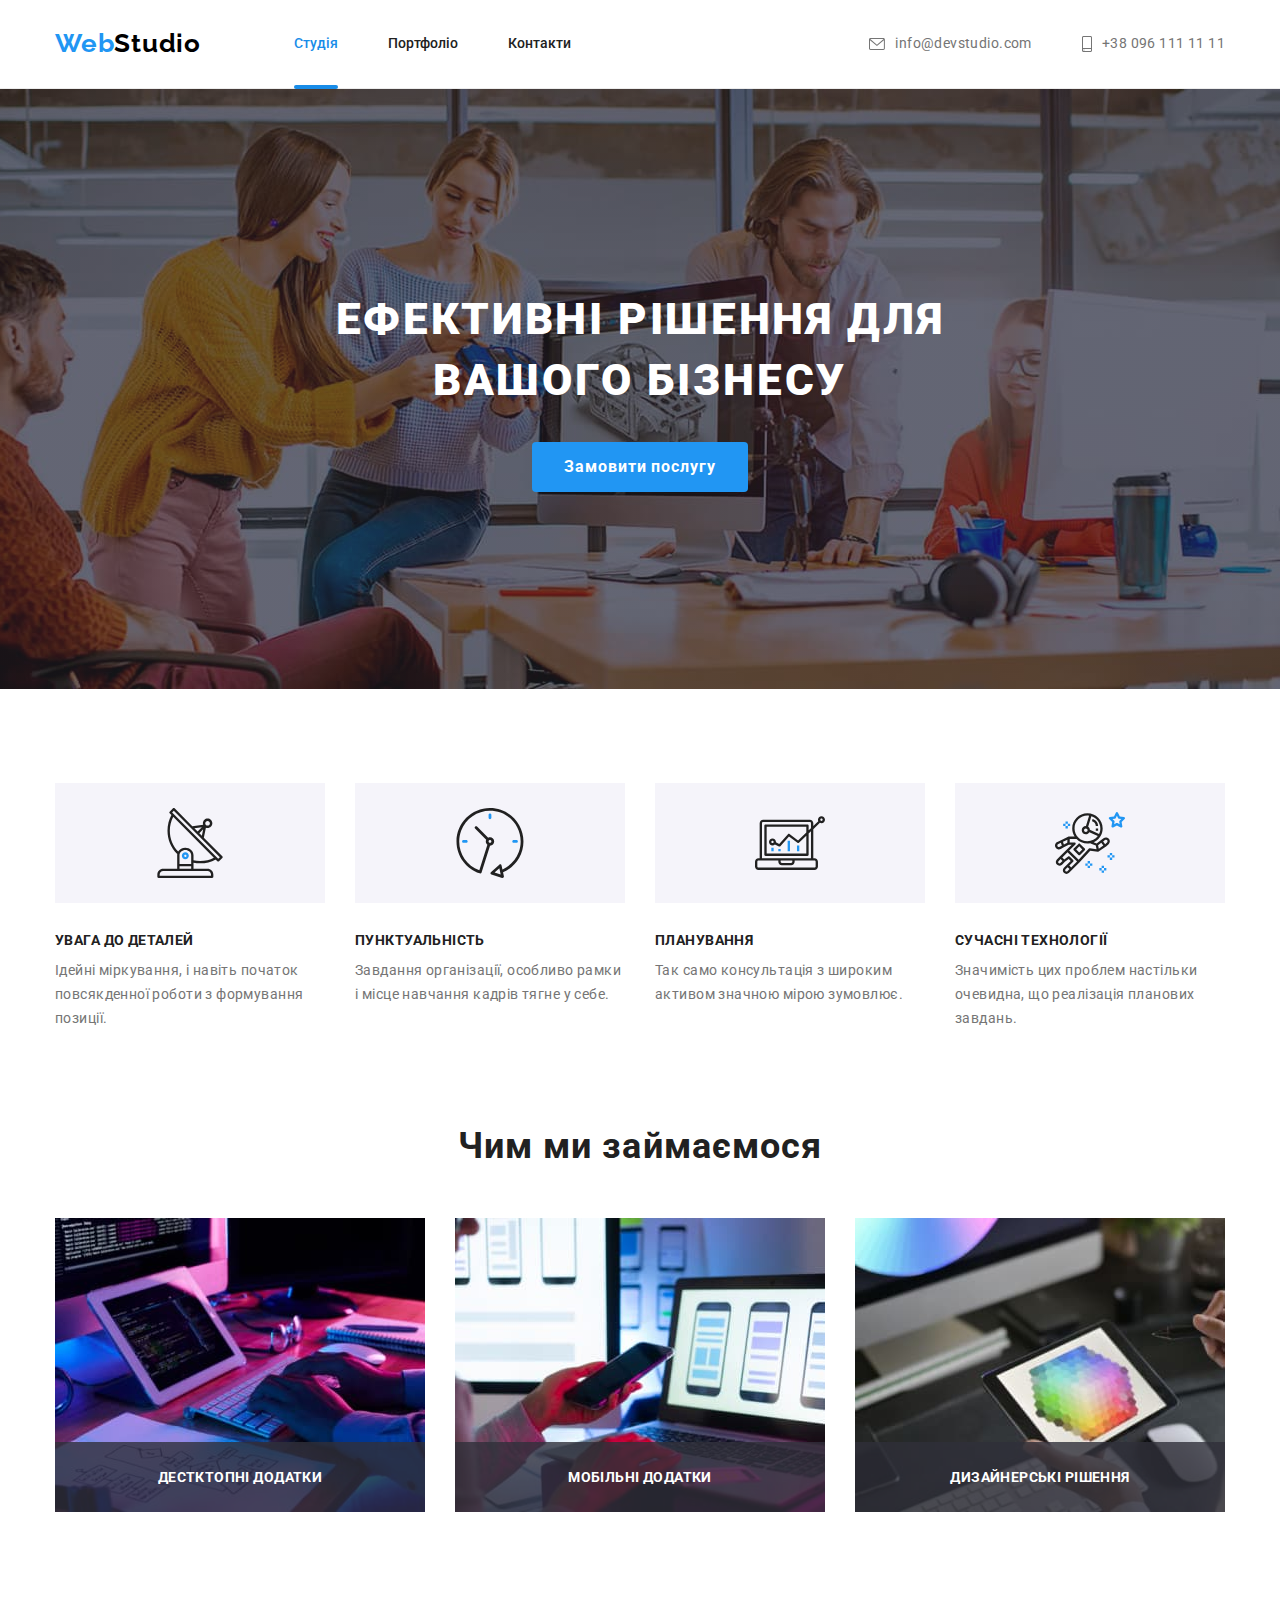
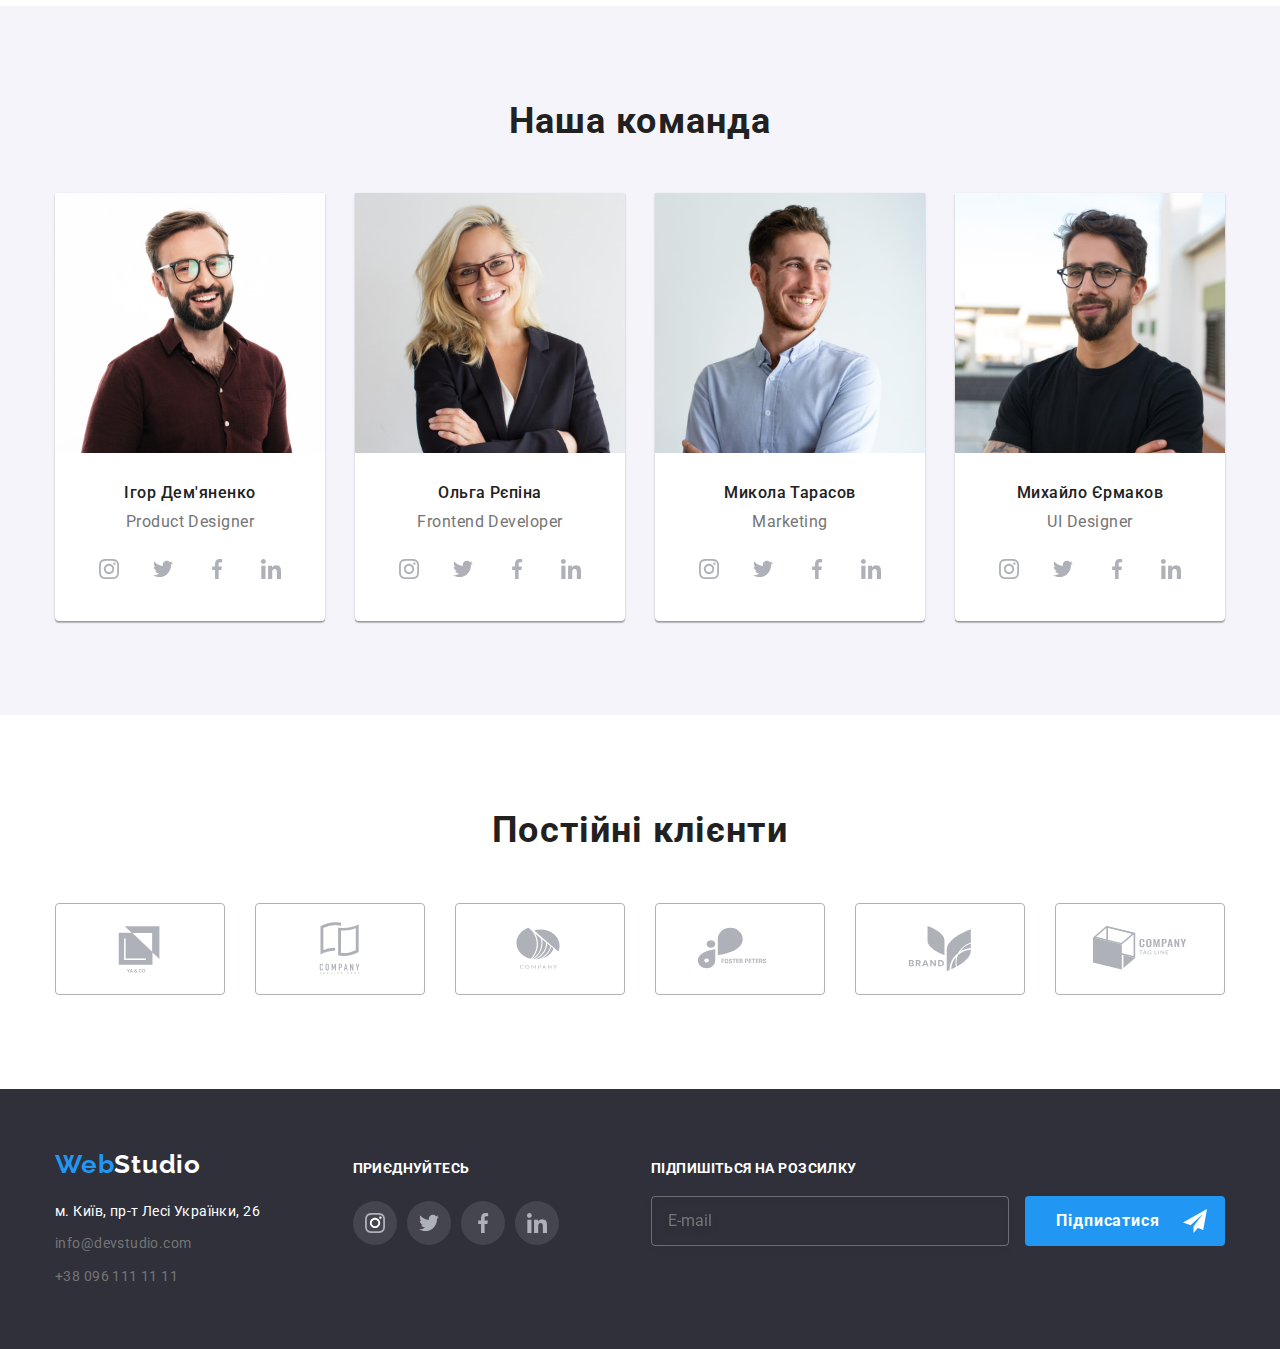
<file: index.html>
<!DOCTYPE html>
<html lang="en">
  <head>
    <meta charset="UTF-8" />
    <meta http-equiv="X-UA-Compatible" content="IE=edge" />
    <meta name="viewport" content="width=device-width, initial-scale=1.0" />
    <title>Document</title>
    <link rel="preconnect" href="https://fonts.googleapis.com" />
    <link rel="preconnect" href="https://fonts.gstatic.com" crossorigin />
    <link
      href="https://fonts.googleapis.com/css2?family=Raleway:wght@700&family=Roboto:wght@400;500;700;900&display=swap"
      rel="stylesheet"
    />
    <link
      rel="stylesheet"
      href="https://cdnjs.cloudflare.com/ajax/libs/modern-normalize/1.1.0/modern-normalize.min.css"
    />

    <link rel="stylesheet" href="./css/main.min.css" />
  </head>

  <!-- body -->
  <body>
    <header class="header-page">
      <div class="container main-nav">
        <a class="logo" href="./index.html"><span class="logo__header">Web</span>Studio</a>
        <nav>
          <ul class="nav list">
            <li class="nav__item">
              <a class="nav__link nav__link--current" href="./index.html">Студія</a>
            </li>
            <li class="nav__item">
              <a class="nav__link" href="./portfolio.html">Портфоліо</a>
            </li>
            <li class="nav__item"><a class="nav__link" href="">Контакти</a></li>
          </ul>
        </nav>

        <ul class="contact list">
          <li>
            <a class="contact__mail" href="mailto:info@devstudio.com">
              <svg class="contact__icon-mail" width="16" height="12">
                <use href="./images/symbol-defs.svg#icon-envelope"></use>
              </svg>
              info@devstudio.com
            </a>
          </li>
          <li>
            <a class="contact__number" href="tel:+380961111111">
              <svg class="contact__icon-phone" width="10" height="16">
                <use href="./images/symbol-defs.svg#icon-smartphone"></use>
              </svg>
              +38 096 111 11 11
            </a>
          </li>
        </ul>
      </div>
    </header>

    <main>
      <!-- Hero -->
      <section class="banner banner_main">
        <div class="container">
          <h1 class="banner__title">Ефективні рішення для вашого бізнесу</h1>
          <button data-modal-open class="order-button" type="button">Замовити послугу</button>
        </div>
      </section>

      <section class="features section">
        <div class="container">
          <h2 class="visually-hidden">Властивості команди</h2>

          <ul class="benefits list">
            <li>
              <div class="benefits__item">
                <svg class="benefits__icon" width="70" height="70">
                  <use href="./images/symbol-defs.svg#icon-antenna"></use>
                </svg>
              </div>
              <h3 class="subtitle">УВАГА ДО ДЕТАЛЕЙ</h3>
              <p class="slogan">
                Ідейні міркування, і навіть початок повсякденної роботи з формування позиції.
              </p>
            </li>

            <li>
              <div class="benefits__item">
                <svg class="benefits__icon" width="70" height="70">
                  <use href="./images/symbol-defs.svg#icon-clock"></use>
                </svg>
              </div>
              <h3 class="subtitle">ПУНКТУАЛЬНІСТЬ</h3>
              <p class="slogan">
                Завдання організації, особливо рамки і місце навчання кадрів тягне у себе.
              </p>
            </li>

            <li>
              <div class="benefits__item">
                <svg class="benefits__icon" width="70" height="70">
                  <use href="./images/symbol-defs.svg#icon-diagram"></use>
                </svg>
              </div>
              <h3 class="subtitle">ПЛАНУВАННЯ</h3>
              <p class="slogan">Так само консультація з широким активом значною мірою зумовлює.</p>
            </li>

            <li>
              <div class="benefits__item">
                <svg class="benefits__icon" width="70" height="70">
                  <use href="./images/symbol-defs.svg#icon-astronaut"></use>
                </svg>
              </div>
              <h3 class="subtitle">СУЧАСНІ ТЕХНОЛОГІЇ</h3>
              <p class="slogan">
                Значимість цих проблем настільки очевидна, що реалізація планових завдань.
              </p>
            </li>
          </ul>
        </div>
      </section>

      <section class="section-skills">
        <div class="container">
          <h4 class="headline">Чим ми займаємося</h4>
          <ul class="list-skills list">
            <li class="list-skills__item">
              <p class="list-skills__title">ДЕСТКТОПНІ ДОДАТКИ</p>
              <img src="./images/box1.jpg" alt="розробник кодить" width="370" />
            </li>
            <li class="list-skills__item">
              <p class="list-skills__title">МОБІЛЬНІ ДОДАТКИ</p>
              <img src="./images/box2.jpg" alt="дизайн на телефонах" width="370" />
            </li>
            <li class="list-skills__item">
              <p class="list-skills__title">ДИЗАЙНЕРСЬКІ РІШЕННЯ</p>
              <img src="./images/box3.jpg" alt="пошук колору" width="370" />
            </li>
          </ul>
        </div>
      </section>

      <section class="list-items section">
        <div class="container">
          <h2 class="headline">Наша команда</h2>
          <ul class="list-team list">
            <li class="list-team__item">
              <img src="./images/img.jpg" alt="Демяненко" width="270" />
              <div class="list-team__box">
                <h3 class="list-team__caption" lang="uk">Ігор Дем'яненко</h3>
                <p class="list-team__text" lang="en">Product Designer</p>
                <ul class="social-set list">
                  <li>
                    <a href="#" class="social-set__link">
                      <svg class="social-set__icon" width="20" height="20">
                        <use href="./images/symbol-defs.svg#icon-instagram"></use>
                      </svg>
                    </a>
                  </li>
                  <li>
                    <a href="#" class="social-set__link">
                      <svg class="social-set__icon" width="20" height="20">
                        <use href="./images/symbol-defs.svg#icon-twitter"></use>
                      </svg>
                    </a>
                  </li>
                  <li>
                    <a href="#" class="social-set__link">
                      <svg class="social-set__icon" width="20" height="20">
                        <use href="./images/symbol-defs.svg#icon-facebook"></use>
                      </svg>
                    </a>
                  </li>
                  <li>
                    <a href="#" class="social-set__link">
                      <svg class="social-set__icon" width="20" height="20">
                        <use href="./images/symbol-defs.svg#icon-linkedin"></use>
                      </svg>
                    </a>
                  </li>
                </ul>
              </div>
            </li>
            <li class="list-team__item">
              <img src="./images/img(1).jpg" alt="Рєпіна" width="270" />
              <div class="list-team__box">
                <h3 class="list-team__caption" lang="uk">Ольга Рєпіна</h3>
                <p class="list-team__text" lang="en">Frontend Developer</p>

                <div class="social-set">
                  <a href="#" class="social-set__link">
                    <svg class="social-set__icon" width="20" height="20">
                      <use href="./images/symbol-defs.svg#icon-instagram"></use>
                    </svg>
                  </a>
                  <a href="#" class="social-set__link">
                    <svg class="social-set__icon" width="20" height="20">
                      <use href="./images/symbol-defs.svg#icon-twitter"></use>
                    </svg>
                  </a>
                  <a href="#" class="social-set__link">
                    <svg class="social-set__icon" width="20" height="20">
                      <use href="./images/symbol-defs.svg#icon-facebook"></use>
                    </svg>
                  </a>
                  <a href="#" class="social-set__link">
                    <svg class="social-set__icon" width="20" height="20">
                      <use href="./images/symbol-defs.svg#icon-linkedin"></use>
                    </svg>
                  </a>
                </div>
              </div>
            </li>
            <li class="list-team__item">
              <img src="./images/img(2).jpg" alt="Тарасов" width="270" />
              <div class="list-team__box">
                <h3 class="list-team__caption" lang="uk">Микола Тарасов</h3>
                <p class="list-team__text" lang="en">Marketing</p>

                <div class="social-set">
                  <a href="#" class="social-set__link">
                    <svg class="social-set__icon" width="20" height="20">
                      <use href="./images/symbol-defs.svg#icon-instagram"></use>
                    </svg>
                  </a>
                  <a href="#" class="social-set__link">
                    <svg class="social-set__icon" width="20" height="20">
                      <use href="./images/symbol-defs.svg#icon-twitter"></use>
                    </svg>
                  </a>
                  <a href="#" class="social-set__link">
                    <svg class="social-set__icon" width="20" height="20">
                      <use href="./images/symbol-defs.svg#icon-facebook"></use>
                    </svg>
                  </a>
                  <a href="#" class="social-set__link">
                    <svg class="social-set__icon" width="20" height="20">
                      <use href="./images/symbol-defs.svg#icon-linkedin"></use>
                    </svg>
                  </a>
                </div>
              </div>
            </li>
            <li class="list-team__item">
              <img src="./images/img(3).jpg" alt="Єрмаков" width="270" />
              <div class="list-team__box">
                <h3 class="list-team__caption" lang="uk">Михайло Єрмаков</h3>
                <p class="list-team__text" lang="en">UI Designer</p>

                <div class="social-set">
                  <a href="#" class="social-set__link">
                    <svg class="social-set__icon" width="20" height="20">
                      <use href="./images/symbol-defs.svg#icon-instagram"></use>
                    </svg>
                  </a>
                  <a href="#" class="social-set__link">
                    <svg class="social-set__icon" width="20" height="20">
                      <use href="./images/symbol-defs.svg#icon-twitter"></use>
                    </svg>
                  </a>
                  <a href="#" class="social-set__link">
                    <svg class="social-set__icon" width="20" height="20">
                      <use href="./images/symbol-defs.svg#icon-facebook"></use>
                    </svg>
                  </a>
                  <a href="#" class="social-set__link">
                    <svg class="social-set__icon" width="20" height="20">
                      <use href="./images/symbol-defs.svg#icon-linkedin"></use>
                    </svg>
                  </a>
                </div>
              </div>
            </li>
          </ul>
        </div>
      </section>
      <section class="section">
        <div class="container">
          <h2 class="title-company">Постійні клієнти</h2>
          <ul class="company">
            <li class="company__logo">
              <a href="#" class="company__link"
                ><svg class="company__icon" width="106" height="60">
                  <use href="./images/symbol-defs.svg#icon-Logo-company-1"></use>
                </svg>
              </a>
            </li>
            <li class="company__logo">
              <a href="#" class="company__link"
                ><svg class="company__icon" width="106" height="60">
                  <use href="./images/symbol-defs.svg#icon-Logo-company-2"></use>
                </svg>
              </a>
            </li>
            <li class="company__logo">
              <a href="#" class="company__link"
                ><svg class="company__icon" width="106" height="60">
                  <use href="./images/symbol-defs.svg#icon-Logo-company-3"></use>
                </svg>
              </a>
            </li>
            <li class="company__logo">
              <a href="#" class="company__link"
                ><svg class="company__icon" width="106" height="60">
                  <use href="./images/symbol-defs.svg#icon-Logo-company-4"></use>
                </svg>
              </a>
            </li>
            <li class="company__logo">
              <a href="#" class="company__link"
                ><svg class="company__icon" width="106" height="60">
                  <use href="./images/symbol-defs.svg#icon-Logo-company-5"></use>
                </svg>
              </a>
            </li>
            <li class="company__logo">
              <a href="#" class="company__link"
                ><svg class="company__icon" width="106" height="60">
                  <use href="./images/symbol-defs.svg#icon-Logo-company-6"></use>
                </svg>
              </a>
            </li>
          </ul>
        </div>
      </section>
    </main>

    <!-- footer -->
    <footer class="footer-content section">
      <div class="footer-adress container">
        <div>
          <a class="footer-logo" href="./index.html"><span class="title-logo">Web</span>Studio</a>
          <address>
            <ul class="footer-contacts list">
              <li class="footer-contacts__item">
                <a
                  class="adress-link"
                  href="https://www.google.com/maps/d/viewer?mid=10uSM3H-mIU3GznYo2szRIEphczw&hl=en_US&ll=50.42733700000001%2C30.538092&z=17"
                  target="_blank"
                  rel="noopener noreferrer"
                  >м. Київ, пр-т Лесі Українки, 26</a
                >
              </li>

              <li class="footer-contacts__item">
                <a class="footer-item__mail" href="mail:info@devstudio.com">info@devstudio.com</a>
              </li>
              <li class="footer-contacts__item">
                <a class="footer-item__number" href="tel:+380961111111">+38 096 111 11 11</a>
              </li>
            </ul>
          </address>
        </div>
        <div class="social-link">
          <p class="footer-title">ПРИЄДНУЙТЕСЬ</p>
          <div class="social-sets">
            <a href="#" class="social-sets__links">
              <svg class="social-set__icon" width="20" height="20">
                <use href="./images/symbol-defs.svg#icon-instagram-footer"></use>
              </svg>
            </a>
            <a href="#" class="social-sets__links">
              <svg class="social-set__icon" width="20" height="20">
                <use href="./images/symbol-defs.svg#icon-twitter-footer"></use>
              </svg>
            </a>
            <a href="#" class="social-sets__links">
              <svg class="social-set__icon" width="20" height="20">
                <use href="./images/symbol-defs.svg#icon-facebook-footer"></use>
              </svg>
            </a>
            <a href="#" class="social-sets__links">
              <svg class="social-set__icon" width="20" height="20">
                <use href="./images/symbol-defs.svg#icon-linkedin-footer"></use>
              </svg>
            </a>
          </div>
        </div>
        <div class="footer-submit">
          <p class="title-email">Підпишіться на розсилку</p>
          <form class="form-email">
            <label class="form-email__send">
              <input type="email" placeholder="E-mail" class="form-email__field" />
            </label>
            <button class="btn-send" type="submit">
              Підписатися
              <svg class="btn-send__icon" width="24" height="24">
                <use href="./images/symbol-defs.svg#icon-icon-send-1"></use>
              </svg>
            </button>
          </form>
        </div>
      </div>
    </footer>
    <div data-modal class="backdrop is-hidden">
      <div class="modal">
        <button class="btn-close" data-modal-close type="button">
          <svg class="btn-close__icon" width="18" height="18">
            <use href="./images/symbol-defs.svg#icon-close-x"></use>
          </svg>
        </button>
        <p class="modal__title">Залиште свої дані, ми вам передзвонимо</p>
        <form class="modal__form">
          <label class="modal__input">
            <span class="modal__name">Ім'я</span>
            <span class="modal__icon">
              <input type="text" name="user_name" class="modal__input-field" required />
              <svg class="modal__icon-main" width="18" height="18">
                <use href="./images/symbol-defs.svg#icon-person-black-18dp-1-1"></use>
              </svg>
            </span>
          </label>
          <label class="modal__input">
            <span class="modal__input-text">Телефон</span>
            <span class="modal__icon">
              <input required type="tel" name="user_phone_number" class="modal__input-field" />
              <svg class="modal__icon-main" width="18" height="18">
                <use href="./images/symbol-defs.svg#icon-phone-black-18dp-1-1"></use>
              </svg>
            </span>
          </label>
          <label class="modal__input">
            <span class="modal__input-text">Пошта</span>
            <span class="modal__icon">
              <input required type="email" name="user_email" class="modal__input-field" />
              <svg class="modal__icon-main" width="18" height="18">
                <use href="./images/symbol-defs.svg#icon-email-black-18dp-1-1"></use>
              </svg>
            </span>
          </label>
          <label class="modal__input">
            <span class="modal__input-text">Коментар</span>
            <textarea
              name="user_comment"
              class="modal__comment"
              placeholder="Введіть текст"
            ></textarea>
          </label>
          <label class="modal__check">
            <input required type="checkbox" class="modal__checkbox-place" /><span
              class="modal__check-box"
            >
              <svg class="modal__icon-chek" width="16" height="15">
                <use class="modal__checkmarc" href="./images/symbol-defs.svg#icon-check-1"></use>
              </svg>
            </span>
            Погоджуюся з розсилкою та приймаю&nbsp;
            <a class="modal__link" href="#">Умови договору</a>
          </label>
          <button type="submit" class="button-send">Відправити</button>
        </form>
      </div>
    </div>
    <script src="./js/modal.js"></script>
  </body>
</html>
</file>
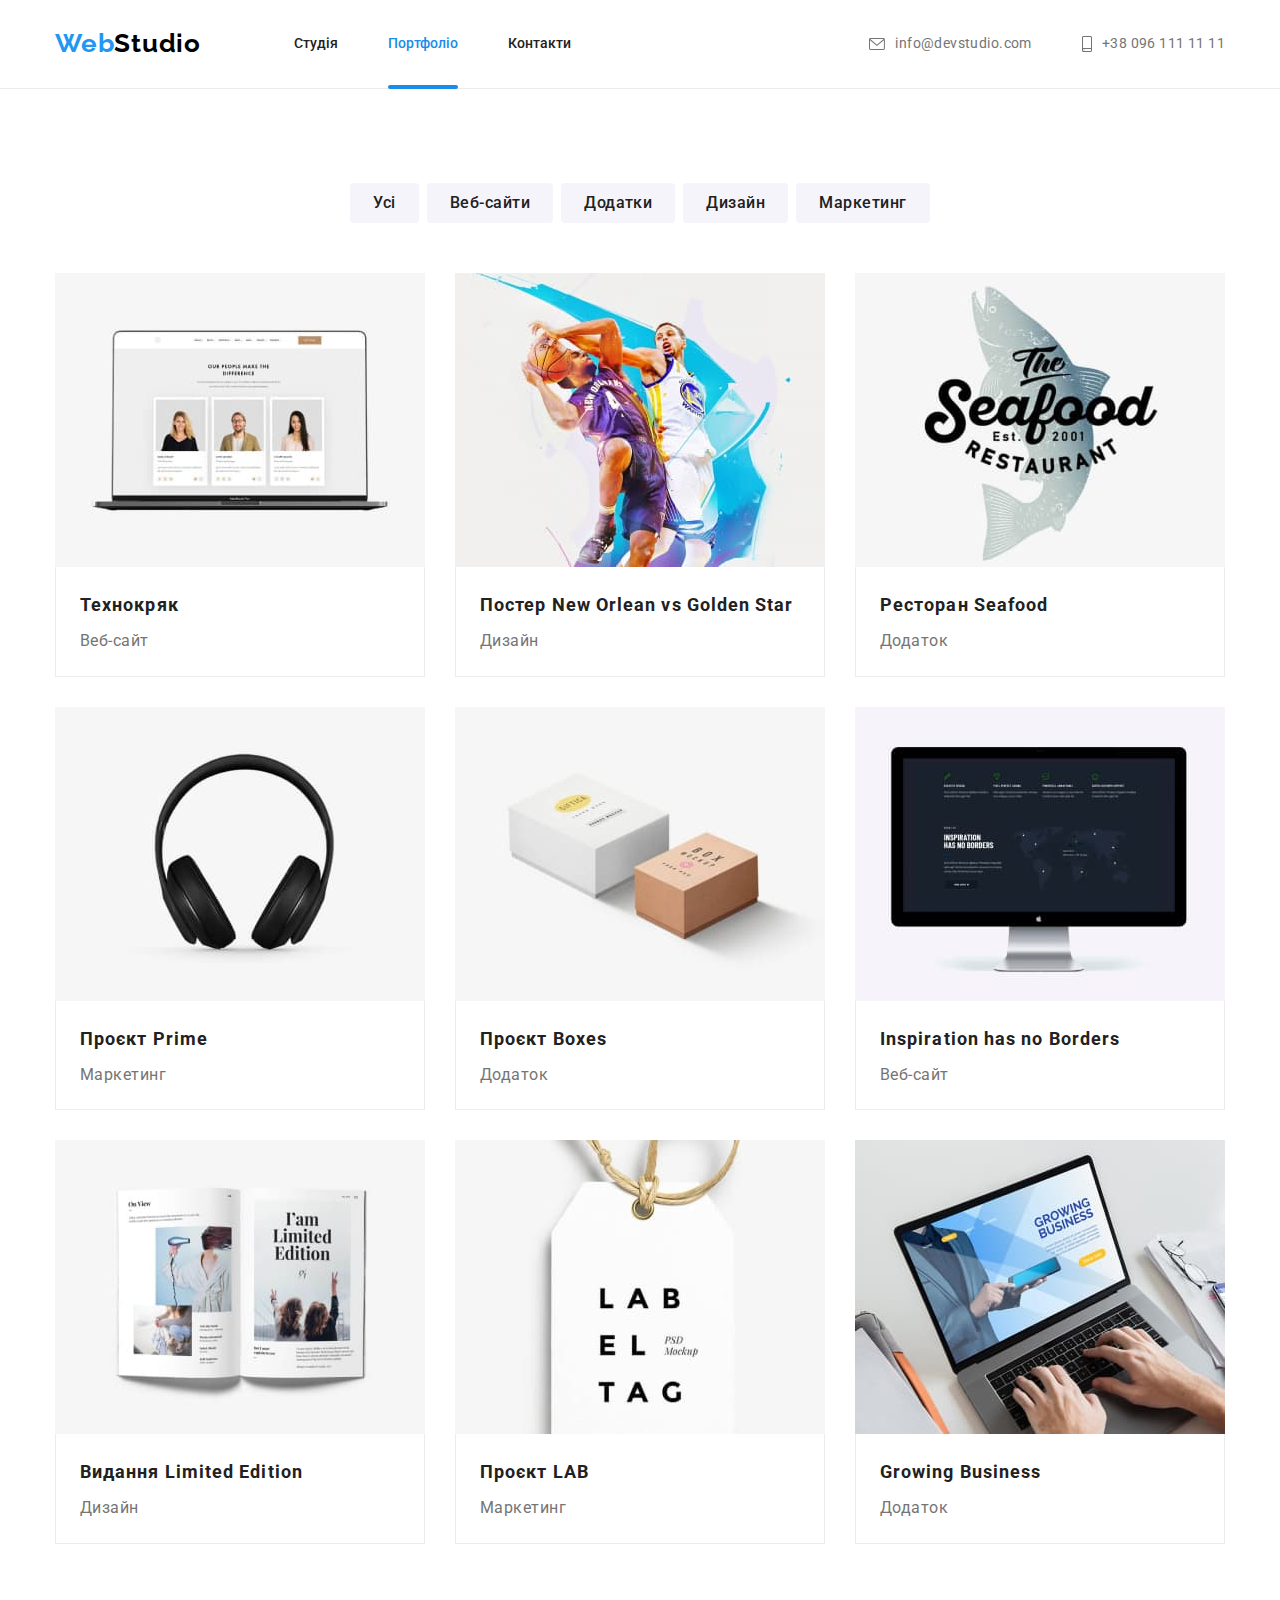
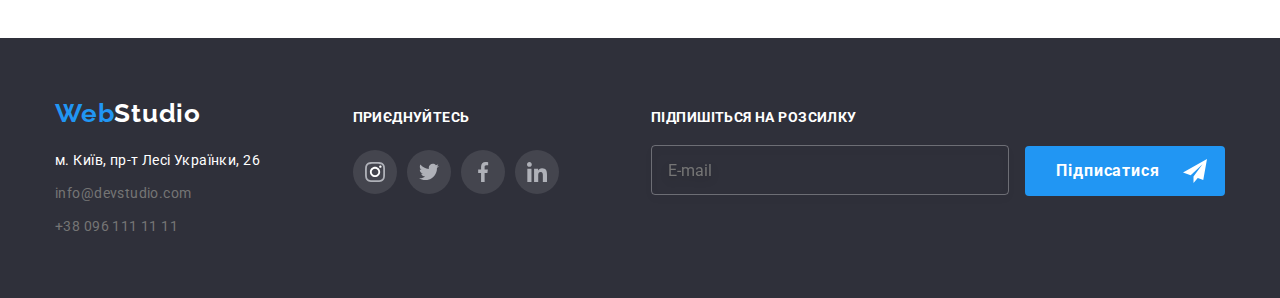
<file: portfolio.html>
<!DOCTYPE html>
<html lang="en">
  <head>
    <meta charset="UTF-8" />
    <meta http-equiv="X-UA-Compatible" content="IE=edge" />
    <meta name="viewport" content="width=device-width, initial-scale=1.0" />
    <title>Document</title>
    <link rel="preconnect" href="https://fonts.googleapis.com" />
    <link rel="preconnect" href="https://fonts.gstatic.com" crossorigin />
    <link
      href="https://fonts.googleapis.com/css2?family=Raleway:wght@700&family=Roboto:wght@400;500;700;900&display=swap"
      rel="stylesheet"
    />
    <link
      rel="stylesheet"
      href="https://cdnjs.cloudflare.com/ajax/libs/modern-normalize/1.1.0/modern-normalize.min.css"
    />
    <link rel="stylesheet" href="./css/styles.css" />
    <link rel="stylesheet" href="./css/main.min.css" />
  </head>

  <!-- body -->
  <body>
    <header class="header-page">
      <div class="container main-nav">
        <a class="logo" href="./index.html"><span class="logo__header">Web</span>Studio</a>
        <nav>
          <ul class="nav list">
            <li class="nav__item">
              <a class="nav__link" href="./index.html">Студія</a>
            </li>
            <li class="nav__item">
              <a class="nav__link nav__link--current" href="./portfolio.html">Портфоліо</a>
            </li>
            <li class="nav__item"><a class="nav__link" href="">Контакти</a></li>
          </ul>
        </nav>

        <ul class="contact list">
          <li>
            <a class="contact__mail" href="mailto:info@devstudio.com">
              <svg class="contact__icon-mail" width="16" height="12">
                <use href="./images/symbol-defs.svg#icon-envelope"></use>
              </svg>
              info@devstudio.com
            </a>
          </li>
          <li>
            <a class="contact__number" href="tel:+380961111111">
              <svg class="contact__icon-phone" width="10" height="16">
                <use href="./images/symbol-defs.svg#icon-smartphone"></use>
              </svg>
              +38 096 111 11 11
            </a>
          </li>
        </ul>
      </div>
    </header>

    <main>
      <section class="section">
        <div class="container">
          <h1 class="visually-hidden">Портфоліо</h1>

          <ul class="filter list">
            <li class="filter__button">
              <button class="filter__btn" type="button">Усі</button>
            </li>
            <li class="filter__button">
              <button class="filter__btn" type="button">Веб-сайти</button>
            </li>
            <li class="filter__button">
              <button class="filter__btn" type="button">Додатки</button>
            </li>
            <li class="filter__button">
              <button class="filter__btn" type="button">Дизайн</button>
            </li>
            <li class="filter__button">
              <button class="filter__btn" type="button">Маркетинг</button>
            </li>
          </ul>

          <ul class="portfolio list">
            <li class="portfolio__item">
              <a href="#" class="link-card">
                <div class="product">
                  <img
                    class="product__slider"
                    src="./images/img-0.jpg"
                    alt="Технокряк"
                    width="370"
                  />
                  <div class="overlay">
                    <p class="overlay__portfolio">
                      Ресурс пропонує комплексні пропозиції з різним рівнем функціоналу та сервісів.
                      Все це дозволить відвідувачу отримати вичерпні відомості про компанію чи
                      приватну особу.
                    </p>
                  </div>
                </div>
                <div class="product__info">
                  <h2 class="product__title">Технокряк</h2>
                  <p class="product__meta">Веб-сайт</p>
                </div>
              </a>
            </li>
            <li class="portfolio__item">
              <a href="#" class="link-card">
                <div class="product">
                  <img class="product__slider" src="./images/img-1.jpg" alt="Постер" width="370" />
                  <div class="overlay">
                    <p class="overlay__portfolio">
                      Ресурс пропонує комплексні пропозиції з різним рівнем функціоналу та сервісів.
                      Все це дозволить відвідувачу отримати вичерпні відомості про компанію чи
                      приватну особу.
                    </p>
                  </div>
                </div>
                <div class="product__info">
                  <h2 class="product__title">Постер New Orlean vs Golden Star</h2>
                  <p class="product__meta">Дизайн</p>
                </div></a
              >
            </li>
            <li class="portfolio__item">
              <a href="#" class="link-card">
                <div class="product">
                  <img
                    class="product__slider"
                    src="./images/img-2.jpg"
                    alt="Ресторан Seafood"
                    width="370"
                  />
                  <div class="overlay">
                    <p class="overlay__portfolio">
                      Ресурс пропонує комплексні пропозиції з різним рівнем функціоналу та сервісів.
                      Все це дозволить відвідувачу отримати вичерпні відомості про компанію чи
                      приватну особу.
                    </p>
                  </div>
                </div>
                <div class="product__info">
                  <h2 class="product__title">Ресторан Seafood</h2>
                  <p class="product__meta">Додаток</p>
                </div></a
              >
            </li>
            <li class="portfolio__item">
              <a href="#" class="link-card"
                ><div class="product">
                  <img
                    class="product__slider"
                    src="./images/img-3.jpg"
                    alt="Проєкт-Prime"
                    width="370"
                  />
                  <div class="overlay">
                    <p class="overlay__portfolio">
                      Ресурс пропонує комплексні пропозиції з різним рівнем функціоналу та сервісів.
                      Все це дозволить відвідувачу отримати вичерпні відомості про компанію чи
                      приватну особу.
                    </p>
                  </div>
                </div>
                <div class="product__info">
                  <h2 class="product__title">Проєкт Prime</h2>
                  <p class="product__meta">Маркетинг</p>
                </div></a
              >
            </li>
            <li class="portfolio__item">
              <a href="#" class="link-card"
                ><div class="product">
                  <img
                    class="product__slider"
                    src="./images/img-4.jpg"
                    alt="Проєкт Boxes"
                    width="370"
                  />
                  <div class="overlay">
                    <p class="overlay__portfolio">
                      Ресурс пропонує комплексні пропозиції з різним рівнем функціоналу та сервісів.
                      Все це дозволить відвідувачу отримати вичерпні відомості про компанію чи
                      приватну особу.
                    </p>
                  </div>
                </div>
                <div class="product__info">
                  <h2 class="product__title">Проєкт Boxes</h2>
                  <p class="product__meta">Додаток</p>
                </div></a
              >
            </li>
            <li class="portfolio__item">
              <a href="#" class="link-card"
                ><div class="product">
                  <img
                    class="product__slider"
                    src="./images/img-5.jpg"
                    alt="Inspiration has no Borders"
                    width="370"
                  />
                  <div class="overlay">
                    <p class="overlay__portfolio">
                      Ресурс пропонує комплексні пропозиції з різним рівнем функціоналу та сервісів.
                      Все це дозволить відвідувачу отримати вичерпні відомості про компанію чи
                      приватну особу.
                    </p>
                  </div>
                </div>
                <div class="product__info">
                  <h2 class="product__title">Inspiration has no Borders</h2>
                  <p class="product__meta">Веб-сайт</p>
                </div></a
              >
            </li>
            <li class="portfolio__item">
              <a href="#" class="link-card"
                ><div class="product">
                  <img
                    class="product__slider"
                    src="./images/img-6.jpg"
                    alt="Видання Limited Edition"
                    width="370"
                  />
                  <div class="overlay">
                    <p class="overlay__portfolio">
                      Ресурс пропонує комплексні пропозиції з різним рівнем функціоналу та сервісів.
                      Все це дозволить відвідувачу отримати вичерпні відомості про компанію чи
                      приватну особу.
                    </p>
                  </div>
                </div>
                <div class="product__info">
                  <h2 class="product__title">Видання Limited Edition</h2>
                  <p class="product__meta">Дизайн</p>
                </div></a
              >
            </li>
            <li class="portfolio__item">
              <a href="#" class="link-card"
                ><div class="product">
                  <img
                    class="product__slider"
                    src="./images/img-7.jpg"
                    alt="Проєкт LAB"
                    width="370"
                  />
                  <div class="overlay">
                    <p class="overlay__portfolio">
                      Ресурс пропонує комплексні пропозиції з різним рівнем функціоналу та сервісів.
                      Все це дозволить відвідувачу отримати вичерпні відомості про компанію чи
                      приватну особу.
                    </p>
                  </div>
                </div>
                <div class="product__info">
                  <h2 class="product__title">Проєкт LAB</h2>
                  <p class="product__meta">Маркетинг</p>
                </div></a
              >
            </li>
            <li class="portfolio__item">
              <a href="#" class="link-card"
                ><div class="product">
                  <img
                    class="product__slider"
                    src="./images/img-8.jpg"
                    alt="Growing Business"
                    width="370"
                  />
                  <div class="overlay">
                    <p class="overlay__portfolio">
                      Ресурс пропонує комплексні пропозиції з різним рівнем функціоналу та сервісів.
                      Все це дозволить відвідувачу отримати вичерпні відомості про компанію чи
                      приватну особу.
                    </p>
                  </div>
                </div>
                <div class="product__info">
                  <h2 class="product__title">Growing Business</h2>
                  <p class="product__meta">Додаток</p>
                </div></a
              >
            </li>
          </ul>
        </div>
      </section>
    </main>
    <!-- footer -->
    <footer class="footer-content section">
      <div class="footer-adress container">
        <div>
          <a class="footer-logo" href="./index.html"><span class="title-logo">Web</span>Studio</a>
          <address>
            <ul class="footer-contacts list">
              <li class="footer-contacts__item">
                <a
                  class="adress-link"
                  href="https://www.google.com/maps/d/viewer?mid=10uSM3H-mIU3GznYo2szRIEphczw&hl=en_US&ll=50.42733700000001%2C30.538092&z=17"
                  target="_blank"
                  rel="noopener noreferrer"
                  >м. Київ, пр-т Лесі Українки, 26</a
                >
              </li>

              <li class="footer-contacts__item">
                <a class="footer-item__mail" href="mail:info@devstudio.com">info@devstudio.com</a>
              </li>
              <li class="footer-contacts__item">
                <a class="footer-item__number" href="tel:+380961111111">+38 096 111 11 11</a>
              </li>
            </ul>
          </address>
        </div>
        <div class="social-link">
          <p class="footer-title">ПРИЄДНУЙТЕСЬ</p>
          <div class="social-sets">
            <a href="#" class="social-sets__links">
              <svg class="social-set__icon" width="20" height="20">
                <use href="./images/symbol-defs.svg#icon-instagram-footer"></use>
              </svg>
            </a>
            <a href="#" class="social-sets__links">
              <svg class="social-set__icon" width="20" height="20">
                <use href="./images/symbol-defs.svg#icon-twitter-footer"></use>
              </svg>
            </a>
            <a href="#" class="social-sets__links">
              <svg class="social-set__icon" width="20" height="20">
                <use href="./images/symbol-defs.svg#icon-facebook-footer"></use>
              </svg>
            </a>
            <a href="#" class="social-sets__links">
              <svg class="social-set__icon" width="20" height="20">
                <use href="./images/symbol-defs.svg#icon-linkedin-footer"></use>
              </svg>
            </a>
          </div>
        </div>
        <div class="footer-submit">
          <p class="title-email">Підпишіться на розсилку</p>
          <form class="form-email">
            <label class="form-email__send">
              <input type="email" placeholder="E-mail" class="form-email__field" />
            </label>
            <button class="btn-send" type="submit">
              Підписатися
              <svg class="btn-send__icon" width="24" height="24">
                <use href="./images/symbol-defs.svg#icon-icon-send-1"></use>
              </svg>
            </button>
          </form>
        </div>
      </div>
    </footer>
  </body>
</html>
</file>
<file: css/styles.css>
/* :root {
    --main-background-color: #fff;
    --primary-text-color: #212121;
    --logo-text-color: #000;
    --accent-color: #188CE8;
    --contacts-text-color: #757575;
    --backgraund-banner-color: #2f303a;
    --title-text-color: #fff;
    --button-order-color: #2196F3;
    --text-footer-color: #fff;
    --button-text-color: #fff;
    --logo-color: #2196F3;
    --color-list-items: #f5f4fa;
    --transition-func: 250ms cubic-bezier(0.4, 0, 0.2, 1);
} */

/*---------Index.html------*/

/* body {
    background-color: var(--main-background-color);
    color: var(--primary-text-color);
    font-family: Roboto, sans-serif;
} */

/* Утіліті */

/* p,
h1,
h2,
h3,
h4,
h5,
h6 {
    margin: 0;

}

img {
    display: block;
}


.list {
    list-style: none;
    margin: 0;
    padding: 0;
} */

/* .container {
    width: 1200px;
    padding-left: 15px;
    padding-right: 15px;
    margin: 0 auto;
} */

/* .main-nav {
    display: flex;
    align-items: center;
} */

/* .contact {
    display: flex;
    justify-content: center;
    align-items: center;
    margin: 0 0 0 auto;
    padding: 0 auto;
} */


/* .section {
    padding: 94px 0;
} */

/* .logo {
    margin-right: 93px;
    font-family: raleway;
    font-size: 26px;
    font-weight: 700;
    color: var(--logo-text-color);
    line-height: calc(31/26);
    letter-spacing: 0.03em;
    text-decoration: none;

    display: flex;
    padding-top: 24px;
    padding-bottom: 25px;
}

.logo__header {
    color: var(--logo-color);
    display: flex;
} */


/* .nav {
    display: flex;
    margin: 0;
}

.nav .nav__item:not(:last-child) {
    margin-right: 50px;
}


.nav__link {
    color: var(--primary-text-color);
    font-weight: 500;
    line-height: 1.14;
    font-size: 14px;
    text-decoration: none;


    padding-top: 32px;
    padding-bottom: 32px;

    display: block;
    position: relative;
    transition: color var(--transition-func);
}

.nav__link:hover,
.nav__link:focus {
    color: var(--accent-color);
}

.nav__link--current {
    color: var(--accent-color)
}

.contact__mail,
.contact__number {
    letter-spacing: 0.03em;
    line-height: 1.7;
    font-size: 14px;
    text-decoration: none;
    color: var(--contacts-text-color);

    padding-top: 32px;
    padding-bottom: 32px;
    transition: fill var(--transition-func);
}

.contact__mail,
.contact__number:not(:last-child) {
    margin-right: 50px;
}


.contact__number:hover .contact__icon-phone,
.contact__number:focus .contact__icon-phone {
    fill: var(--accent-color);
}



.contact__mail:hover .contact__icon-mail,
.contact__mail:focus .contact__icon-mail {
    fill: var(--accent-color);
} */



/*------- Main---------- */

/* .banner {
    background-color: var(--backgraund-banner-color);
    text-align: center;
    padding-top: 200px;
    padding-bottom: 200px;
}

.banner__title {
    color: var(--title-text-color);
    font-weight: 900;
    font-size: 44px;
    line-height: 1.4;
    letter-spacing: 0.06em;
    text-transform: uppercase;
    width: 696px;
    margin-left: auto;
    margin-right: auto;
    margin-bottom: 30px;
}

.order-button {
    background-color: var(--button-order-color);
    color: var(--button-text-color);
    letter-spacing: 0.06em;
    font-weight: 700;
    font-size: 16px;
    line-height: 30px;
    font-family: Roboto;
    border-radius: 4px;
    border: none;
    padding: 10px 32px;
    cursor: pointer;
    transition: background-color var(--transition-func);
}

.order-button:hover,
.order-button:focus {
    background-color: var(--accent-color);
} */

/* ------Section features------ */

/* .visually-hidden {
    position: absolute;
    width: 1px;
    height: 1px;
    margin: -1px;
    border: 0;
    padding: 0;

    white-space: nowrap;
    clip-path: inset(100%);
    clip: rect(0 0 0 0);
    overflow: hidden;
} */
/* 
.subtitle {
    color: var(--primary-text-color);
    line-height: 1.14;
    font-size: 14px;
    letter-spacing: 0.03em;
    margin: 0;
    margin-bottom: 10px;
}



.slogan {
    font-size: 14px;
    line-height: 1.71;
    letter-spacing: 0.03em;
    color: var(--contacts-text-color);
    padding: 0;
    margin: 0;
}

.list-skills__item {
    position: relative;
}

.list-skills__title {
    background-color: rgba(47, 48, 58, 0.8);
    color: var(--text-footer-color);
    text-align: center;
    bottom: 0;
    left: 0;
    width: 100%;
    height: 70px;
    position: absolute;
    padding-top: 27px;
    font-weight: 700;
    font-size: 14px;
    line-height: calc(16/14);
    letter-spacing: 0.03em;

}

.list-items {
    background-color: var(--color-list-items);
}

.section-skills {
    padding-bottom: 94px;
    padding-top: 0;
}

.list-skills {
    display: flex;
    margin: 0;
    padding: 0;
    width: 370px;
}

.list-skills li:not(:last-child) {
    margin-right: 30px;
}

.features-list {
    display: flex;
    padding: 0;
    margin: 0;
    background-color: var(--main-background-color);
} */

/* ----Our team------ */

/* .headline,
.title-company {

    font-size: 36px;
    line-height: 1.2;
    letter-spacing: 0.03em;
    color: var(--primary-text-color);

    margin: 0;
    padding: 0;
    text-align: center;
    margin-bottom: 50px;

}

.list-team__box {
    display: block;
    padding: 30px 30px 30px 30px;
}

.list-team__caption {
    font-weight: 500;
    font-size: 16px;
    line-height: 1.2;
    letter-spacing: 0.03em;
    color: var(--primary-text-color);

    margin: 0;
    padding: 0;
    margin-bottom: 10px;
    text-align: center;
}

.list-team__text {
    line-height: 1.2;
    letter-spacing: 0.03em;
    color: var(--contacts-text-color);

    text-align: center;
    margin-bottom: 16px;
    padding: 0;
}

.list-team {
    display: flex;
    margin: 0;
    padding: 0;

}

.list-team .list-team__item:not(:last-child) {
    margin-right: 30px;
}

.list-team__item {
    width: 270px;
    box-shadow: 0px 1px 3px rgba(0, 0, 0, 0.12), 0px 1px 1px rgba(0, 0, 0, 0.14), 0px 2px 1px rgba(0, 0, 0, 0.2);
    background: var(--main-background-color);
    border-radius: 0px 0px 4px 4px;
} */


/* .footer-contacts {
    padding: 0;
    margin: 0;

}

.footer-contacts__item:not(:last-child) {
    margin-bottom: 9px;
} */

/* -----Portfolio------- */

/* .header-page {
    border-bottom: 1px solid #ECECEC;
} */

/* .filter {
    display: flex;
    justify-content: center;
    margin-bottom: 50px;
}

.filter__button:not(:last-child) {
    margin-right: 8px;
} */

/* .product__info {
    padding: 20px 24px;
    border: 1px solid #ECECEC;
    border-top: none;


}

.link-card {
    text-decoration: none;
    display: block;
    color: var(--primary-text-color);
    transition: box-shadow var(--transition-func), transform var(--transition-func), opacity var(--transition-func);
    outline: none;
}

.link-card:hover,
.link-card:focus {
    box-shadow: 0px 1px 1px rgba(0, 0, 0, 0.12), 0px 4px 4px rgba(0, 0, 0, 0.06), 1px 4px 6px rgba(0, 0, 0, 0.16);


}

.portfolio {
    display: flex;
    flex-wrap: wrap;
    padding: 0;
}

.portfolio__item {
    width: 370px;
    padding: 0;
    margin-right: 30px;
    margin-bottom: 30px;
    justify-content: center;


}

.portfolio__item:nth-child(3n) {
    margin-right: 0;
}

.portfolio__item:nth-last-child(-n + 3) {
    margin-bottom: 0;
}

.product:hover::before {
    opacity: 1;
}

.product {
    position: relative;
    overflow: hidden;
    width: 370px;
}

.overlay {

    top: 0;
    left: 0;
    width: 370px;
    height: 294px;
    position: absolute;
    transform: translateY(100%);
    opacity: 0;
    transition: transform 250ms cubic-bezier(0.4, 0, 0.2, 1),
        opacity 250ms cubic-bezier(0.4, 0, 0.2, 1);
}



.overlay__portfolio {


    background-color: rgba(33, 150, 243, 0.9);
    font-weight: 400;
    font-size: 18px;
    line-height: calc(28/18);
    letter-spacing: 0.03em;
    color: var(--title-text-color);
    position: absolute;
    display: block;
    padding: 63px 24px;


}

.link-card:hover .overlay,
.link-card:focus .overlay {
    transform: translateY(0);
    opacity: 1;
    transition: var(--transition-func);
} */

/* .contact__mail,
.contact__number {
    letter-spacing: 0.03em;
    line-height: 1.7;
    font-size: 14px;
    text-decoration: none;
    color: var(--contacts-text-color);
    transition: color var(--transition-func);
}

.contact__number:hover,
.contact__number:focus {
    color: var(--accent-color);
}

.contact__mail:hover,
.contact__mail:focus {

    color: var(--accent-color);
} */


/* .filter__button-all,
.filter__button-web,
.filter__button-app,
.filter__button-design,
.filter__button-marketing {
    background: #f5f4fa;
    cursor: pointer;
    font-weight: 500;
    font-size: 16px;
    line-height: 1.62;
    letter-spacing: 0.03em;
    color: var(--primary-text-color);
    font-family: Roboto;
    border: 1px solid transparent;
    border-radius: 4px;
    display: inline-block;
    box-sizing: border-box;
    padding: 6px 22px;
    transition: color var(--transition-func), background-color var(--transition-func), box-shadow var(--transition-func);
}

.filter__button-all:hover,
.filter__button-all:focus {
    color: var(--main-background-color);
    background-color: var(--accent-color);
    box-shadow: 0px 3px 1px rgba(0, 0, 0, 0.1), 0px 1px 2px rgba(0, 0, 0, 0.08), 0px 2px 2px rgba(0, 0, 0, 0.12);
    border-radius: 4px;
}

.filter__button-web:hover,
.filter__button-web:focus {
    color: var(--main-background-color);
    background-color: var(--accent-color);
    box-shadow: 0px 3px 1px rgba(0, 0, 0, 0.1), 0px 1px 2px rgba(0, 0, 0, 0.08), 0px 2px 2px rgba(0, 0, 0, 0.12);
    border-radius: 4px;

}

.filter__button-app:hover,
.filter__button-app:focus {
    color: var(--main-background-color);
    background-color: var(--accent-color);
    box-shadow: 0px 3px 1px rgba(0, 0, 0, 0.1), 0px 1px 2px rgba(0, 0, 0, 0.08), 0px 2px 2px rgba(0, 0, 0, 0.12);
    border-radius: 4px;

}

.filter__button-design:hover,
.filter__button-design:focus {
    color: var(--main-background-color);
    background-color: var(--accent-color);
    box-shadow: 0px 3px 1px rgba(0, 0, 0, 0.1), 0px 1px 2px rgba(0, 0, 0, 0.08), 0px 2px 2px rgba(0, 0, 0, 0.12);
    border-radius: 4px;

}

.filter__button-marketing:hover,
.filter__button-marketing:focus {
    color: var(--main-background-color);
    background-color: var(--accent-color);
    box-shadow: 0px 3px 1px rgba(0, 0, 0, 0.1), 0px 1px 2px rgba(0, 0, 0, 0.08), 0px 2px 2px rgba(0, 0, 0, 0.12);
    border-radius: 4px;

} */


/* .nav__link.nav__link--current::after {
    content: "";
    width: 100%;
    height: 4px;
    border-radius: 2px;
    background-color: #188CE8;
    left: 0;
    bottom: -5px;

    position: absolute;

}

.nav__link.nav__link--current::after:hover,
.nav__link.nav__link--current::after:focus {

    content: "";
    width: 100%;
    height: 4px;
    border-radius: 2px;
    background-color: var(--accent-color);
    position: absolute;
    left: 0;
    bottom: -5px;
    opacity: 1;
    transition: background-color var(--transition-func),
        opacity var(--transition-func), visibility var(--transition-func);

}

.nav__link::after {
    content: "";
    width: 100%;
    height: 4px;
    border-radius: 2px;
    background-color: transparent;
    position: absolute;
    left: 0;
    bottom: -5px;
    opacity: 1;
    transition: background-color var(--transition-func);
}

.nav__link:hover::after,
.nav__link:focus::after {
    background-color: var(--accent-color);

} */

/* .product__title {
    font-weight: 700;
    font-size: 18px;
    line-height: 2;
    letter-spacing: 0.06em;
    margin: 0;
    padding: 0;
    margin-bottom: 4px;
}

.product__meta {
    line-height: 1.8;
    color: var(--contacts-text-color);
    letter-spacing: 0.03em;
} */

/* .footer-content {
    background-color: var(--backgraund-banner-color);
    padding: 60px 0;

} */

/* .title-logo {
    color: var(--logo-color);
    font-family: raleway;
    font-size: 26px;
    font-weight: 700;
    line-height: calc(31/26);
    letter-spacing: 0.03em;
    text-decoration: none;
}

.footer-logo {
    font-family: raleway;
    font-size: 26px;
    font-weight: 700;
    color: var(--text-footer-color);
    line-height: calc(31/26);
    letter-spacing: 0.03em;
    text-decoration: none;
    display: block;
    margin-bottom: 20px;
}

.adress-link {
    color: var(--text-footer-color);
    letter-spacing: 0.03em;
    line-height: 1.7;
    font-size: 14px;
    text-decoration: none;
    font-style: normal;
    transition: color var(--transition-func);
}

.adress-link:hover,
.adress-link:focus {
    color: var(--accent-color);
}

.footer-item__mail,
.footer-item__number {
    letter-spacing: 0.03em;
    line-height: 1.7;
    font-size: 14px;
    text-decoration: none;
    color: var(--contacts-text-color);
    font-style: normal;
    transition: color var(--transition-func);
}

.footer-item__mail:hover,
.footer-item__mail:focus {
    color: var(--accent-color);

}

.footer-item__number:hover,
.footer-item__number:focus {
    color: var(--accent-color);

} */

/* ------Decoration------ */
/* .banner_main {
    max-width: 1600px;
    height: 600px;
    margin-left: auto;
    margin-right: auto;
    background-image: linear-gradient(to right, rgba(47, 48, 58, 0.4), rgba(47, 48, 58, 0.4)),
        url("../images/mainphotoheader.jpg");
    background-repeat: no-repeat;
    background-position: center;
    background-size: cover;
} */

/* -----mail-phone-icon----- */
/* .contact__mail,
.contact__number {
    display: flex;
    align-items: center;
}

.contact__icon-mail,
.contact__icon-phone {
    fill: var(--contacts-text-color);
    display: flex;
    padding: 34px 10px 34px auto;
    margin-right: 10px;
    transition: fill var(--transition-func);
} */


/* ------Benefits------ */

/* .benefits {
    display: flex;
    gap: 30px;
}

.benefits__item {
    width: 270px;
    height: 120px;
    background-color: var(--color-list-items);
    margin-bottom: 30px;
    display: flex;
    align-items: center;
    justify-content: center;
}

.benefits__icon {
    align-items: center;
} */

/* ----Team links------ */

/* .social-set {
    background-color: var(--main-background-color);
    display: flex;
    align-items: center;
    justify-content: center;
    gap: 10px;
}



.social-set__link {
    background-color: var(--text-footer-color);
    width: 44px;
    height: 44px;
    border-radius: 50%;
    color: #AFB1B8;

    display: flex;
    align-items: center;
    justify-content: center;
    transition: background-color var(--transition-func),
        color var(--transition-func);
}


.social-set__link:hover,
.social-set__link:focus {
    background-color: var(--accent-color);
    color: var(--color-list-items);
}

.social-set__icon {
    fill: #afb1b8;
    transition: fill var(--transition-func);
}


.social-set__link:hover .social-set__icon,
.social-set__link:focus .social-set__icon {
    fill: var(--main-background-color);
} */

/* -------Cpmpany------- */

/* .company {
    list-style: none;
    background-color: var(--main-background-color);

    display: inline-flex;
    margin: 0;
    padding: 0;
}

.company__logo {
    display: inline-flex;
    background-color: var(--main-background-color);
}

.company__link {
    width: 170px;
    height: 92px;
    border: 1px Solid #AFB1B8;
    border-radius: 4px;
    display: flex;
    align-items: center;
    justify-content: center;
    transition: border var(--transition-func);
}

.company__logo:not(:last-child) {
    margin-right: 30px;
}

.company__link:hover,
.company__link:focus {
    border: solid 1px var(--accent-color);
}

.company__icon {
    fill: #afb1b8;
    transition: fill var(--transition-func);
}


.company__link:hover .company__icon,
.company__link:focus .company__icon {
    fill: var(--accent-color);

} */

/* ----footer-decoration--- */

/* .footer-title {
    font-style: normal;
    font-weight: 700;
    font-size: 14px;
    line-height: calc(26/14);
    letter-spacing: 0.03em;
    color: var(--text-footer-color);
    margin-bottom: 20px;
}

.footer-adress {
    display: flex;
    align-items: baseline;
    justify-content: space-between;
}

.social-set {
    background-color: var(--backgraund-banner-color);
    display: inline-flex;
    align-items: center;
}

.social-set__link {
    background-color: rgba(255, 255, 255, 0.1);
    width: 44px;
    height: 44px;
    border-radius: 50%;
    color: #AFB1B8;
    display: flex;
    align-items: center;
    justify-content: center;
    transition: background-color var(--transition-func);
}

.social-set__link:not(:last-child) {
    margin-right: 10px;
}

.social-set__link:hover,
.social-set__link:focus {
    background-color: var(--accent-color);
}

.social-set__icon {
    fill: var(--main-background-color);
    transition: fill var(--transition-func);
}

.social-set__icon:hover,
.social-set__icon:focus {
    fill: var(--main-background-color);
} */

/* -----Modal------ */
/* .backdrop {
    position: fixed;
    top: 0;
    left: 0;
    width: 100vw;
    height: 100vh;
    background-color: rgba(0, 0, 0, 0.2);
    z-index: 1000;
    transition: opacity var(--transition-func), visibility 250ms cubic-bezier(0.4, 0, 0.2, 1);
}

.modal {
    padding: 40px;
    position: absolute;
    top: 50%;
    left: 50%;
    transform: translate(-50%, -50%);

    width: 528px;
    height: 581px;
    background-color: var(--main-background-color);
    box-shadow: 0px 1px 3px rgba(0, 0, 0, 0.12), 0px 1px 1px rgba(0, 0, 0, 0.14), 0px 2px 1px rgba(0, 0, 0, 0.2);
    border-radius: 4px;
    transform: translate(-50%, -50%) scale(1.1);

}

.backdrop.is-hidden {
    visibility: hidden;
    opacity: 0;
    pointer-events: none;
}

.backdrop.is-hidden .modal {
    transform: translate(-50%, -50%) scale(1.1);
}

.btn-close {
    position: absolute;
    display: flex;
    align-items: center;
    justify-content: center;
    top: 8px;
    right: 8px;
    background-color: transparent;
    background: #FFFFFF;
    width: 30px;
    height: 30px;
    border: 1px solid rgba(0, 0, 0, 0.1);
    border-radius: 50%;
    cursor: pointer;
}

.btn-close__icon {
    fill: var(--logo-text-color);
}

.btn-close:hover .btn-close__icon,
.btn-close:focus .btn-close__icon {
    fill: var(--accent-color);

} */

/* -----Form-------- */
/* .modal__title {

    font-weight: 700;
    font-size: 20px;
    line-height: calc(23/20);
    text-align: center;
    letter-spacing: 0.03em;
    color: var(--primary-text-color);
    margin-bottom: 12px;
    justify-content: center;

}

.modal__form {
    display: flex;
    flex-direction: column;
}

.modal__input-text {
    font-weight: 400;
    font-size: 12px;
    line-height: calc(14/12);
    letter-spacing: 0.01em;
    color: var(--contacts-text-color);
    display: block;
}

.modal__name {
    font-weight: 400;
    font-size: 12px;
    line-height: calc(14/12);
    letter-spacing: 0.01em;
    color: var(--contacts-text-color);
    display: block;
    margin-bottom: 4px;
}

.modal__input-field {
    width: 100%;
    height: 40px;
    outline: none;
    padding-left: 42px;
    border: 1px solid rgba(33, 33, 33, 0.2);
    border-radius: 4px;
    transition: border-color var(--transition-func);
}

.modal__input-field:focus {
    outline: none;
    border-color: var(--accent-color);
    transition: border-color var(--transition-func);
}

.modal__input-field:focus+.modal__icon-main {
    fill: var(--accent-color);
}

.modal__input-text:not(:last-child) {
    margin-bottom: 4px;
    margin-top: 10px;
}

.modal__icon {
    position: relative;
    margin: 0 auto;
    display: flex;
}

.modal__icon-main {
    position: absolute;
    fill: var(--logo-text-color);
    transition: fill var(--transition-func);
    top: 11px;
    left: 12px;
    display: block;
}

.modal__comment {
    width: 100%;
    outline: none;
    display: flex;
    border: 1px solid rgba(33, 33, 33, 0.2);
    border-radius: 4px;
    height: 120px;
    padding: 12px 16px;
    resize: none;
}

.modal__comment:focus {
    outline: none;
    border-color: var(--accent-color);
    transition: border-color var(--transition-func);
}

.modal__check {
    display: flex;
    align-items: center;
    justify-content: center;
    margin-top: 20px;
    font-weight: 400;
    font-size: 14px;
    line-height: calc(24/14);
    letter-spacing: 0.03em;
    color: var(--contacts-text-color);
}

.text-user-check {
    font-size: 14px;
    line-height: calc(24/14);
    letter-spacing: 0.03em;
    color: var(--contacts-text-color);
}

.modal__link {
    color: var(--accent-color);
}

.modal__comment::placeholder {
    font-size: 12px;
    line-height: calc(14/12);
    letter-spacing: 0.01em;
    color: rgba(117, 117, 117, 0.5);
}

.modal__check-box {
    width: 16px;
    height: 15px;
    border-radius: 3px;
    border: 2px solid var(--logo-text-color);
    margin-right: 7px;
    position: relative;
    display: flex;
    justify-content: center;
    align-items: center;
}

.modal__checkbox-place {
    appearance: none;
    position: absolute;
}

.modal__checkbox-place:checked+.modal__check-box {
    border: none;
    background-color: var(--accent-color);
}

.modal__checkmarc {
    fill: #ffffff;
}

.modal__icon-chek {
    position: absolute;
    display: block;
}

.button-send {
    background: #2196F3;
    box-shadow: 0px 4px 4px rgba(0, 0, 0, 0.15);
    border-radius: 4px;
    border: none;
    margin-top: 30px;
    align-self: center;
    color: var(--button-text-color);
    font-weight: 700;
    font-size: 16px;
    line-height: calc(30/16);
    letter-spacing: 0.06em;
    width: 200px;
    height: 50px;
    cursor: pointer;
    transition: background-color var(--transition-func), color var(--transition-func);
}

.button-send:hover,
.button-send:focus {
    background-color: var(--accent-color);
    color: var(--main-background-color);
}

.form-submit-mail {
    display: inline-block;

}

.title-email {
    margin-bottom: 20px;
    font-weight: 700;
    font-size: 14px;
    line-height: calc(16/14);
    letter-spacing: 0.03em;
    text-transform: uppercase;
    color: #FFFFFF;
}

.form-email__field {
    background-color: transparent;
    border: 1px solid rgba(255, 255, 255, 0.3);
    filter: drop-shadow(0px 4px 4px rgba(0, 0, 0, 0.15));
    border-radius: 4px;
    width: 358px;
    height: 50px;
    padding: 15px 16px;
    margin-right: 12px;
}

.form-email__field:focus {
    outline: none;
    border-color: var(--accent-color);
    transition: border-color var(--transition-func);
}

.btn-send {
    background: var(--button-order-color);
    border-radius: 4px;
    width: 200px;
    height: 50px;
    border: none;
    color: var(--button-text-color);
    letter-spacing: 0.06em;
    font-weight: 700;
    cursor: pointer;
    display: inline-block;
    padding: 10px 62px 10px 28px;
    position: relative;
    transition: background-color var(--transition-func);
}

.btn-send__icon {
    top: 13px;
    right: 18px;
    position: absolute;
    display: inline-block;
    fill: var(--main-background-color);

}

.btn-send:hover,
.btn-send:focus {
    background-color: var(--accent-color);
}

.submit {
    font-weight: 700;
    font-size: 16px;
    line-height: calc(30/16);
    align-items: center;
    text-align: center;
    letter-spacing: 0.06em;
    color: #FFFFFF;
} */
</file>
<file: css/main.min.css>
:root{--main-background-color: #fff;--primary-text-color: #212121;--logo-text-color: #000;--accent-color: #188CE8;--contacts-text-color: #757575;--backgraund-banner-color: #2f303a;--title-text-color: #fff;--button-order-color: #2196F3;--text-footer-color: #fff;--button-text-color: #fff;--logo-color: #2196F3;--color-list-items: #f5f4fa;--transition-func: 250ms cubic-bezier(0.4, 0, 0.2, 1)}.visually-hidden{position:absolute;width:1px;height:1px;margin:-1px;border:0;padding:0;white-space:nowrap;clip-path:inset(100%);clip:rect(0 0 0 0);overflow:hidden}p,h1,h2,h3,h4,h5,h6{margin:0}.list{list-style:none;margin:0;padding:0}img{display:block}body{background-color:var(--main-background-color);color:var(--primary-text-color);font-family:Roboto,sans-serif}.section{padding:94px 0}.main-nav{display:flex;align-items:center}.contact{display:flex;justify-content:center;align-items:center;margin:0 0 0 auto;padding:0 auto}.logo{margin-right:93px;font-family:raleway;font-size:26px;font-weight:700;color:var(--logo-text-color);line-height:1.1923076923;letter-spacing:.03em;text-decoration:none;display:flex;padding-top:24px;padding-bottom:25px}.logo__header{color:var(--logo-color);display:flex}.nav{display:flex;margin:0}.nav .nav__item:not(:last-child){margin-right:50px}.nav__link{color:var(--primary-text-color);font-weight:500;line-height:1.14;font-size:14px;text-decoration:none;padding-top:32px;padding-bottom:32px;display:block;position:relative;transition:color var(--transition-func)}.nav__link:hover,.nav__link:focus{color:var(--accent-color)}.nav__link::after{content:"";width:100%;height:4px;border-radius:2px;background-color:rgba(0,0,0,0);position:absolute;left:0;bottom:-5px;opacity:1;transition:background-color var(--transition-func)}.nav__link--current{color:var(--accent-color)}.nav__link.nav__link--current::after{content:"";width:100%;height:4px;border-radius:2px;background-color:#188ce8;left:0;bottom:-5px;position:absolute}.nav__link.nav__link--current::after:hover,.nav__link.nav__link--current::after:focus{content:"";width:100%;height:4px;border-radius:2px;background-color:var(--accent-color);position:absolute;left:0;bottom:-5px;opacity:1;transition:background-color var(--transition-func),opacity var(--transition-func),visibility var(--transition-func)}.nav__link:hover::after,.nav__link:focus::after{background-color:var(--accent-color)}.contact__mail,.contact__number{letter-spacing:.03em;line-height:1.7;font-size:14px;text-decoration:none;color:var(--contacts-text-color);padding-top:32px;padding-bottom:32px;transition:fill var(--transition-func);display:flex;align-items:center}.contact__mail:hover,.contact__mail:focus,.contact__number:hover,.contact__number:focus{color:var(--accent-color)}.contact__mail,.contact__number:not(:last-child){margin-right:50px}.contact__number:hover .contact__icon-phone,.contact__number:focus .contact__icon-phone{fill:var(--accent-color)}.contact__mail:hover .contact__icon-mail,.contact__mail:focus .contact__icon-mail{fill:var(--accent-color)}.header-page{border-bottom:1px solid #ececec}.contact__icon-mail,.contact__icon-phone{fill:var(--contacts-text-color);display:flex;padding:34px 10px 34px auto;margin-right:10px;transition:fill var(--transition-func)}.footer-contacts{padding:0;margin:0}.footer-contacts__item:not(:last-child){margin-bottom:9px}.footer-content{background-color:var(--backgraund-banner-color);padding:60px 0}.title-logo{color:var(--logo-color);font-family:raleway;font-size:26px;font-weight:700;line-height:1.1923076923;letter-spacing:.03em;text-decoration:none}.footer-logo{font-family:raleway;font-size:26px;font-weight:700;color:var(--text-footer-color);line-height:1.1923076923;letter-spacing:.03em;text-decoration:none;display:block;margin-bottom:20px}.adress-link{color:var(--text-footer-color);letter-spacing:.03em;line-height:1.7;font-size:14px;text-decoration:none;font-style:normal;transition:color var(--transition-func)}.adress-link:hover,.adress-link:focus{color:var(--accent-color)}.footer-item__mail,.footer-item__number{letter-spacing:.03em;line-height:1.7;font-size:14px;text-decoration:none;color:var(--contacts-text-color);font-style:normal;transition:color var(--transition-func)}.footer-item__mail:hover,.footer-item__mail:focus,.footer-item__number:hover,.footer-item__number:focus{color:var(--accent-color)}.footer-item__number:hover,.footer-item__number:focus{color:var(--accent-color)}.footer-title{font-style:normal;font-weight:700;font-size:14px;line-height:1.8571428571;letter-spacing:.03em;color:var(--text-footer-color);margin-bottom:20px}.footer-adress{display:flex;align-items:baseline;justify-content:space-between}.social-sets{background-color:var(--backgraund-banner-color);display:inline-flex;align-items:center}.social-sets__links{background-color:rgba(255,255,255,.1);width:44px;height:44px;border-radius:50%;color:#afb1b8;display:flex;align-items:center;justify-content:center;transition:background-color var(--transition-func)}.social-sets__links:not(:last-child){margin-right:10px}.social-sets__links:hover,.social-sets__links:focus{background-color:var(--accent-color)}.social-set__icon{fill:var(--main-background-color);transition:fill var(--transition-func)}.social-set__icon:hover,.social-set__icon:focus{fill:var(--main-background-color)}.container{width:1200px;padding-left:15px;padding-right:15px;margin:0 auto}.banner{background-color:var(--backgraund-banner-color);text-align:center;padding-top:200px;padding-bottom:200px}.banner_main{max-width:1600px;height:600px;margin-left:auto;margin-right:auto;background-image:linear-gradient(to right, rgba(47, 48, 58, 0.4), rgba(47, 48, 58, 0.4)),url("../images/mainphotoheader.jpg");background-repeat:no-repeat;background-position:center;background-size:cover}.banner__title{color:var(--title-text-color);font-weight:900;font-size:44px;line-height:1.4;letter-spacing:.06em;text-transform:uppercase;width:696px;margin-left:auto;margin-right:auto;margin-bottom:30px}.order-button{background-color:var(--button-order-color);color:var(--button-text-color);letter-spacing:.06em;font-weight:700;font-size:16px;line-height:30px;font-family:Roboto;border-radius:4px;border:none;padding:10px 32px;cursor:pointer;transition:background-color var(--transition-func)}.order-button:hover,.order-button:focus{background-color:var(--accent-color)}.subtitle{color:var(--primary-text-color);line-height:1.14;font-size:14px;letter-spacing:.03em;margin:0;margin-bottom:10px}.slogan{font-size:14px;line-height:1.71;letter-spacing:.03em;color:var(--contacts-text-color);padding:0;margin:0}.list-skills__item{position:relative}.list-skills__title{background-color:rgba(47,48,58,.8);color:var(--text-footer-color);text-align:center;bottom:0;left:0;width:100%;height:70px;position:absolute;padding-top:27px;font-weight:700;font-size:14px;line-height:1.1428571429;letter-spacing:.03em}.list-items{background-color:var(--color-list-items)}.section-skills{padding-bottom:94px;padding-top:0}.list-skills{display:flex;margin:0;padding:0;width:370px}.list-skills li:not(:last-child){margin-right:30px}.features-list{display:flex;padding:0;margin:0;background-color:var(--main-background-color)}.benefits{display:flex;gap:30px}.benefits__item{width:270px;height:120px;background-color:var(--color-list-items);margin-bottom:30px;display:flex;align-items:center;justify-content:center}.benefits__icon{align-items:center}.headline,.title-company{font-size:36px;line-height:1.2;letter-spacing:.03em;color:var(--primary-text-color);margin:0;padding:0;text-align:center;margin-bottom:50px}.list-team__box{display:block;padding:30px 30px 30px 30px}.list-team__caption{font-weight:500;font-size:16px;line-height:1.2;letter-spacing:.03em;color:var(--primary-text-color);margin:0;padding:0;margin-bottom:10px;text-align:center}.list-team__text{line-height:1.2;letter-spacing:.03em;color:var(--contacts-text-color);text-align:center;margin-bottom:16px;padding:0}.list-team{display:flex;margin:0;padding:0}.list-team__item{width:270px;box-shadow:0px 1px 3px rgba(0,0,0,.12),0px 1px 1px rgba(0,0,0,.14),0px 2px 1px rgba(0,0,0,.2);background:var(--main-background-color);border-radius:0px 0px 4px 4px}.list-team .list-team__item:not(:last-child){margin-right:30px}.social-set{background-color:var(--main-background-color);display:flex;align-items:center;justify-content:center;gap:10px}.social-set__link{background-color:var(--text-footer-color);width:44px;height:44px;border-radius:50%;color:#afb1b8;display:flex;align-items:center;justify-content:center;transition:background-color var(--transition-func),color var(--transition-func)}.social-set__link:hover,.social-set__link:focus{background-color:var(--accent-color);color:var(--color-list-items)}.social-set__icon{fill:#afb1b8;transition:fill var(--transition-func)}.list-team .social-set__icon:not(:last-child){margin-right:30px}.filter{display:flex;justify-content:center;margin-bottom:50px}.filter__button:not(:last-child){margin-right:8px}.filter__btn{background:#f5f4fa;cursor:pointer;font-weight:500;font-size:16px;line-height:1.62;letter-spacing:.03em;color:var(--primary-text-color);font-family:Roboto;border:1px solid rgba(0,0,0,0);border-radius:4px;display:inline-block;box-sizing:border-box;padding:6px 22px;transition:color var(--transition-func),background-color var(--transition-func),box-shadow var(--transition-func)}.filter__btn:hover,.filter__btn:focus{color:var(--main-background-color);background-color:var(--accent-color);box-shadow:0px 3px 1px rgba(0,0,0,.1),0px 1px 2px rgba(0,0,0,.08),0px 2px 2px rgba(0,0,0,.12);border-radius:4px}.product__info{padding:20px 24px;border:1px solid #ececec;border-top:none}.link-card{text-decoration:none;display:block;color:var(--primary-text-color);transition:box-shadow var(--transition-func),transform var(--transition-func),opacity var(--transition-func);outline:none}.link-card:hover,.link-card:focus{box-shadow:0px 1px 1px rgba(0,0,0,.12),0px 4px 4px rgba(0,0,0,.06),1px 4px 6px rgba(0,0,0,.16)}.portfolio{display:flex;flex-wrap:wrap;padding:0}.portfolio__item{width:370px;padding:0;margin-right:30px;margin-bottom:30px;justify-content:center}.portfolio__item:nth-child(3n){margin-right:0}.portfolio__item:nth-last-child(-n+3){margin-bottom:0}.product{position:relative;overflow:hidden;width:370px}.product:hover::before{opacity:1}.overlay{top:0;left:0;width:370px;height:294px;position:absolute;transform:translateY(100%);opacity:0;transition:transform 250ms cubic-bezier(0.4, 0, 0.2, 1),opacity 250ms cubic-bezier(0.4, 0, 0.2, 1)}.link-card:hover .overlay,.link-card:focus .overlay{transform:translateY(0);opacity:1;transition:var(--transition-func)}.overlay__portfolio{background-color:rgba(33,150,243,.9);font-weight:400;font-size:18px;line-height:1.5555555556;letter-spacing:.03em;color:var(--title-text-color);position:absolute;display:block;padding:63px 24px}.product__title{font-weight:700;font-size:18px;line-height:2;letter-spacing:.06em;margin:0;padding:0;margin-bottom:4px}.product__meta{line-height:1.8;color:var(--contacts-text-color);letter-spacing:.03em}.company{list-style:none;background-color:var(--main-background-color);display:inline-flex;margin:0;padding:0}.company__logo{display:inline-flex;background-color:var(--main-background-color)}.company__logo:not(:last-child){margin-right:30px}.company__link{width:170px;height:92px;border:1px Solid #afb1b8;border-radius:4px;display:flex;align-items:center;justify-content:center;transition:border var(--transition-func)}.company__link:hover,.company__link:focus{border:solid 1px var(--accent-color)}.company__icon{fill:#afb1b8;transition:fill var(--transition-func)}.company__link:hover .company__icon,.company__link:focus .company__icon{fill:var(--accent-color)}.backdrop{position:fixed;top:0;left:0;width:100vw;height:100vh;background-color:rgba(0,0,0,.2);z-index:1000;transition:opacity var(--transition-func),visibility 250ms cubic-bezier(0.4, 0, 0.2, 1)}.backdrop.is-hidden{visibility:hidden;opacity:0;pointer-events:none}.modal{padding:40px;position:absolute;top:50%;left:50%;transform:translate(-50%, -50%);width:528px;height:581px;background-color:var(--main-background-color);box-shadow:0px 1px 3px rgba(0,0,0,.12),0px 1px 1px rgba(0,0,0,.14),0px 2px 1px rgba(0,0,0,.2);border-radius:4px;transform:translate(-50%, -50%) scale(1.1)}.backdrop.is-hidden .modal{transform:translate(-50%, -50%) scale(1.1)}.btn-close{position:absolute;display:flex;align-items:center;justify-content:center;top:8px;right:8px;background-color:rgba(0,0,0,0);background:#fff;width:30px;height:30px;border:1px solid rgba(0,0,0,.1);border-radius:50%;cursor:pointer}.btn-close__icon{fill:var(--logo-text-color)}.btn-close:hover .btn-close__icon,.btn-close:focus .btn-close__icon{fill:var(--accent-color)}.modal__title{font-weight:700;font-size:20px;line-height:1.15;text-align:center;letter-spacing:.03em;color:var(--primary-text-color);margin-bottom:12px;justify-content:center}.modal__form{display:flex;flex-direction:column}.modal__input-text{font-weight:400;font-size:12px;line-height:1.1666666667;letter-spacing:.01em;color:var(--contacts-text-color);display:block}.modal__input-text:not(:last-child){margin-bottom:4px;margin-top:10px}.modal__name{font-weight:400;font-size:12px;line-height:1.1666666667;letter-spacing:.01em;color:var(--contacts-text-color);display:block;margin-bottom:4px}.modal__input-field{width:100%;height:40px;outline:none;padding-left:42px;border:1px solid rgba(33,33,33,.2);border-radius:4px;transition:border-color var(--transition-func)}.modal__input-field:focus{outline:none;border-color:var(--accent-color);transition:border-color var(--transition-func)}.modal__input-field:focus+.modal__icon-main{fill:var(--accent-color)}.modal__icon{position:relative;margin:0 auto;display:flex}.modal__icon-main{position:absolute;fill:var(--logo-text-color);transition:fill var(--transition-func);top:11px;left:12px;display:block}.modal__comment{width:100%;outline:none;display:flex;border:1px solid rgba(33,33,33,.2);border-radius:4px;height:120px;padding:12px 16px;resize:none}.modal__comment:focus{outline:none;border-color:var(--accent-color);transition:border-color var(--transition-func)}.modal__comment::placeholder{font-size:12px;line-height:1.1666666667;letter-spacing:.01em;color:rgba(117,117,117,.5)}.modal__check{display:flex;align-items:center;justify-content:center;margin-top:20px;font-weight:400;font-size:14px;line-height:1.7142857143;letter-spacing:.03em;color:var(--contacts-text-color)}.text-user-check{font-size:14px;line-height:1.7142857143;letter-spacing:.03em;color:var(--contacts-text-color)}.modal__link{color:var(--accent-color)}.modal__check-box{width:16px;height:15px;border-radius:3px;border:2px solid var(--logo-text-color);margin-right:7px;position:relative;display:flex;justify-content:center;align-items:center}.modal__checkbox-place:checked+.modal__check-box{border:none;background-color:var(--accent-color)}.modal__checkbox-place{appearance:none;position:absolute}.modal__checkmarc{fill:#fff}.modal__icon-chek{position:absolute;display:block}.button-send{background:#2196f3;box-shadow:0px 4px 4px rgba(0,0,0,.15);border-radius:4px;border:none;margin-top:30px;align-self:center;color:var(--button-text-color);font-weight:700;font-size:16px;line-height:1.875;letter-spacing:.06em;width:200px;height:50px;cursor:pointer;transition:background-color var(--transition-func),color var(--transition-func)}.button-send:hover,.button-send:focus{background-color:var(--accent-color);color:var(--main-background-color)}.form-submit-mail{display:inline-block}.title-email{margin-bottom:20px;font-weight:700;font-size:14px;line-height:1.1428571429;letter-spacing:.03em;text-transform:uppercase;color:#fff}.form-email__field{background-color:rgba(0,0,0,0);border:1px solid rgba(255,255,255,.3);filter:drop-shadow(0px 4px 4px rgba(0, 0, 0, 0.15));border-radius:4px;width:358px;height:50px;padding:15px 16px;margin-right:12px}.form-email__field:focus{outline:none;border-color:var(--accent-color);transition:border-color var(--transition-func)}.btn-send{background:var(--button-order-color);border-radius:4px;width:200px;height:50px;border:none;color:var(--button-text-color);letter-spacing:.06em;font-weight:700;cursor:pointer;display:inline-block;padding:10px 62px 10px 28px;position:relative;transition:background-color var(--transition-func)}.btn-send:hover,.btn-send:focus{background-color:var(--accent-color)}.btn-send__icon{top:13px;right:18px;position:absolute;display:inline-block;fill:var(--main-background-color)}.submit{font-weight:700;font-size:16px;line-height:1.875;align-items:center;text-align:center;letter-spacing:.06em;color:#fff}/*# sourceMappingURL=main.min.css.map */
</file>
